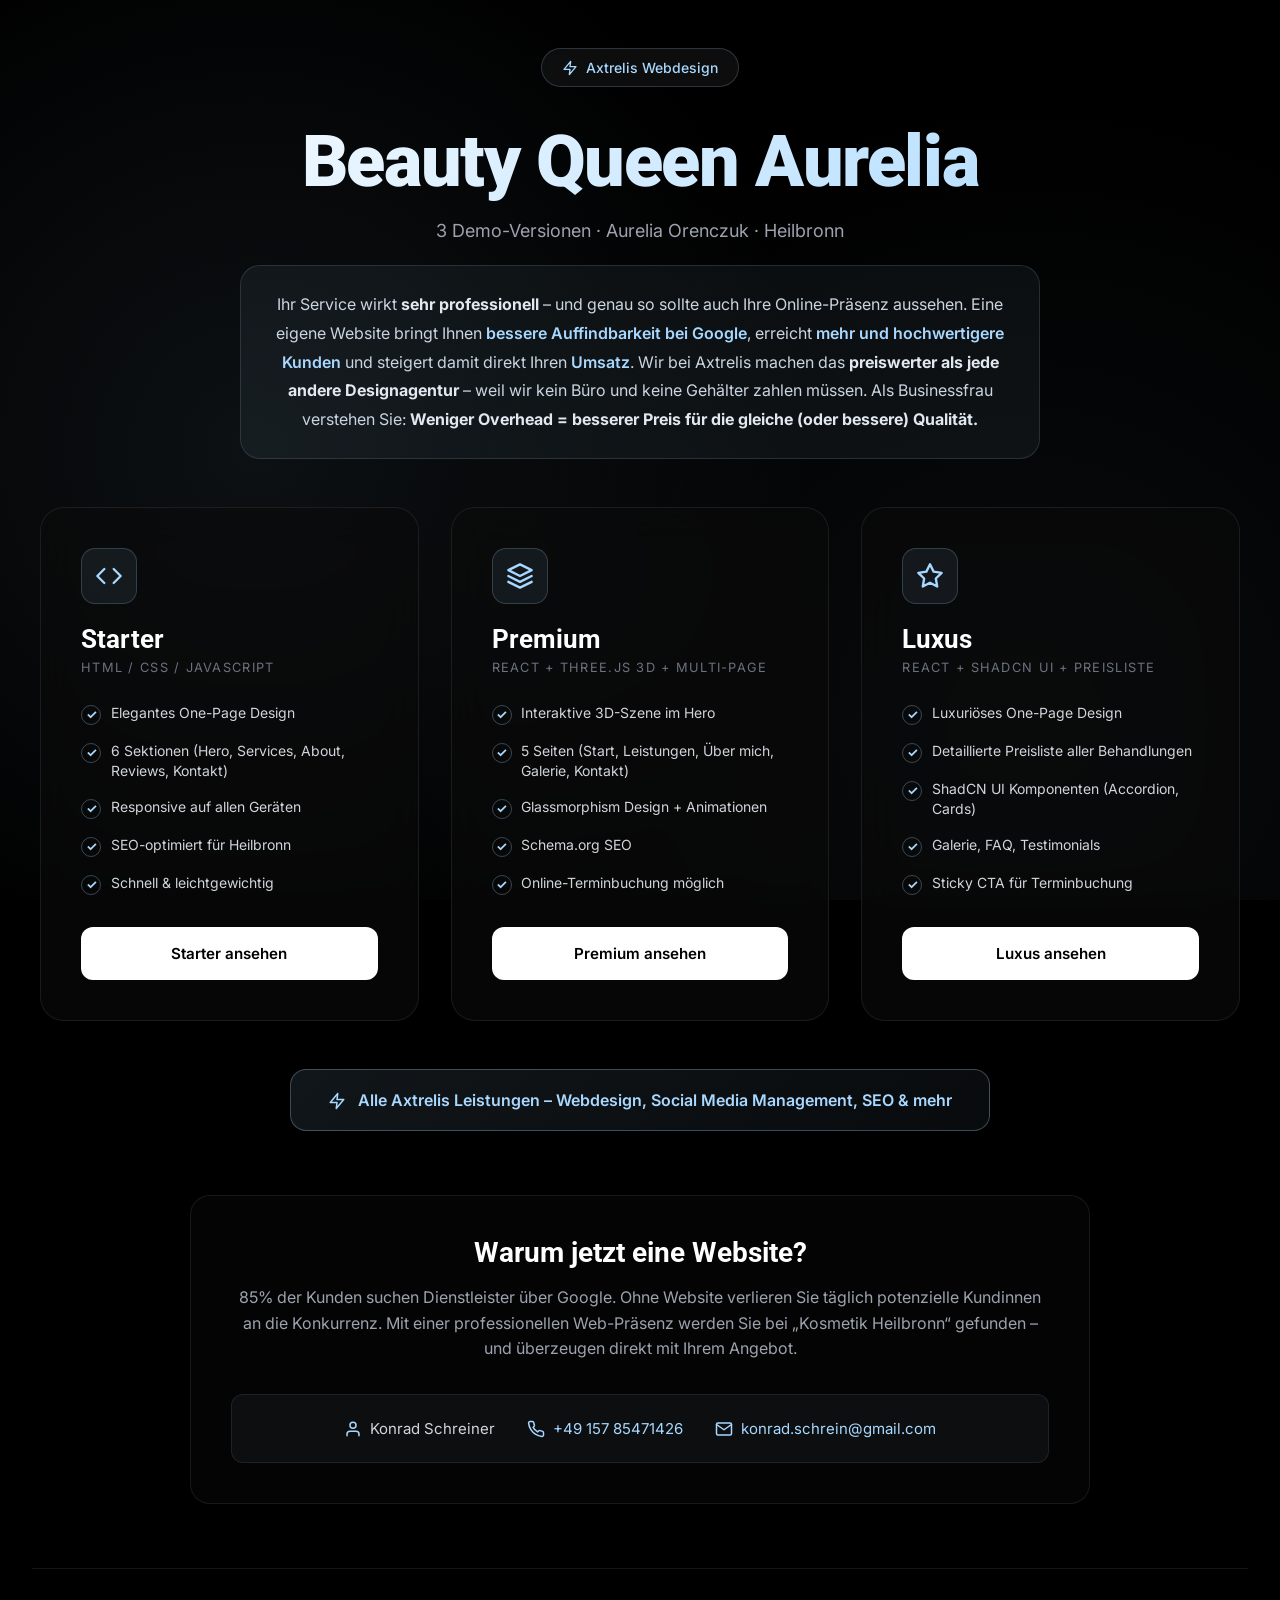
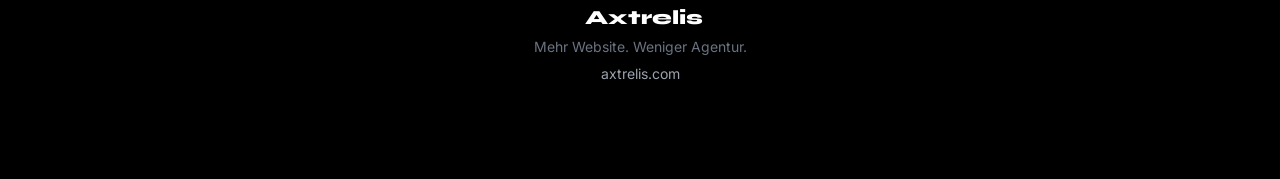
<file: index.html>
<!DOCTYPE html>
<html lang="de">
<head>
<meta charset="UTF-8">
<meta name="viewport" content="width=device-width, initial-scale=1.0">
<title>Beauty Queen Aurelia Orenczuk - Demo | Axtrelis Webdesign</title>
<link rel="preconnect" href="https://fonts.googleapis.com">
<link rel="preconnect" href="https://fonts.gstatic.com" crossorigin>
<link href="https://fonts.googleapis.com/css2?family=Roboto:wght@300;400;500;700;900&family=Syne:wght@700;800&family=Inter:wght@400;500;600&display=swap" rel="stylesheet">
<style>
*{margin:0;padding:0;box-sizing:border-box}
body{font-family:Inter,sans-serif;background:#000;color:#fff;min-height:100vh;overflow-x:hidden}
body::before{content:"";position:fixed;top:0;left:0;width:100%;height:100%;background:radial-gradient(circle at 20% 50%,rgba(168,216,255,.08) 0%,transparent 50%),radial-gradient(circle at 80% 80%,rgba(168,216,255,.05) 0%,transparent 50%);pointer-events:none;z-index:0}
@keyframes fadeInUp{from{opacity:0;transform:translateY(20px)}to{opacity:1;transform:translateY(0)}}
.container{position:relative;z-index:1;max-width:1400px;margin:0 auto;padding:3rem 2rem}
.axtrelis-badge{display:inline-flex;align-items:center;gap:.5rem;padding:.625rem 1.25rem;background:rgba(255,255,255,.05);border:1px solid rgba(168,216,255,.2);border-radius:100px;font-size:.875rem;font-weight:500;color:#a8d8ff;margin-bottom:2rem;backdrop-filter:blur(10px);transition:all .3s ease;text-decoration:none}
.axtrelis-badge:hover{border-color:#a8d8ff;box-shadow:0 0 20px rgba(168,216,255,.3);transform:translateY(-2px)}
.axtrelis-badge svg{width:16px;height:16px}
header{text-align:center;margin-bottom:3rem}
h1{font-family:Roboto,sans-serif;font-size:clamp(2.5rem,6vw,4.5rem);font-weight:900;margin-bottom:1rem;letter-spacing:-.02em;background:linear-gradient(135deg,#fff 0%,#a8d8ff 100%);-webkit-background-clip:text;-webkit-text-fill-color:transparent;background-clip:text;animation:fadeInUp .8s ease}
.subtitle{font-size:1.125rem;color:#9ca3af;margin-bottom:.75rem;animation:fadeInUp .8s ease .2s backwards}
.pitch{max-width:800px;margin:1.5rem auto 0;padding:1.5rem 2rem;background:rgba(168,216,255,.06);border:1px solid rgba(168,216,255,.15);border-radius:20px;font-size:1rem;line-height:1.8;color:#cbd5e1;animation:fadeInUp .8s ease .4s backwards}
.pitch strong{color:#e2e8f0}
.pitch .highlight{color:#a8d8ff;font-weight:600}
.versions{display:grid;grid-template-columns:repeat(auto-fit,minmax(300px,1fr));max-width:1200px;margin:3rem auto;gap:2rem}
.version-card{background:rgba(10,10,10,.6);border:1px solid rgba(255,255,255,.08);border-radius:24px;padding:2.5rem;backdrop-filter:blur(20px);transition:all .4s ease;animation:fadeInUp .8s ease .6s backwards}
.version-card:nth-child(2){animation-delay:.75s}
.version-card:nth-child(3){animation-delay:.9s}
.version-card:hover{transform:translateY(-8px);border-color:rgba(168,216,255,.3);box-shadow:0 20px 60px rgba(168,216,255,.15)}
.version-icon{width:56px;height:56px;display:flex;align-items:center;justify-content:center;background:rgba(168,216,255,.08);border:1px solid rgba(168,216,255,.2);border-radius:14px;margin-bottom:1.25rem}
.version-card:hover .version-icon{background:rgba(168,216,255,.15);border-color:#a8d8ff;transform:scale(1.1)}
.version-icon svg{width:28px;height:28px;stroke:#a8d8ff}
.version-title{font-family:Roboto,sans-serif;font-size:1.6rem;font-weight:700;margin-bottom:.4rem}
.version-subtitle{font-size:.8rem;color:#6b7280;margin-bottom:1.25rem;text-transform:uppercase;letter-spacing:.1em}
.version-price{font-family:Roboto,sans-serif;font-size:2.5rem;font-weight:900;color:#a8d8ff;margin-bottom:1.25rem}
.features{list-style:none;margin-bottom:1.5rem}
.features li{padding:.5rem 0;color:#d1d5db;display:flex;align-items:start;gap:.6rem;font-size:.875rem;line-height:1.4}
.features li::before{content:"\2713";display:flex;align-items:center;justify-content:center;min-width:18px;height:18px;color:#a8d8ff;font-weight:700;font-size:.8rem;border:1px solid rgba(168,216,255,.3);border-radius:50%;margin-top:2px}
.cta-button{display:block;width:100%;padding:1rem 2rem;background:#fff;color:#000;text-align:center;text-decoration:none;border-radius:12px;font-weight:600;font-size:.95rem;transition:all .3s ease;border:1px solid transparent}
.cta-button:hover{transform:scale(1.02);box-shadow:0 8px 30px rgba(255,255,255,.2);border-color:#a8d8ff}
.services-cta{display:block;width:100%;max-width:700px;margin:2.5rem auto 0;padding:1.25rem 2rem;background:linear-gradient(135deg,rgba(168,216,255,.1) 0%,rgba(168,216,255,.05) 100%);border:1px solid rgba(168,216,255,.3);border-radius:16px;color:#a8d8ff;font-size:1rem;font-weight:600;text-align:center;text-decoration:none;transition:all .3s ease;animation:fadeInUp .8s ease 1s backwards}
.services-cta:hover{border-color:#a8d8ff;background:rgba(168,216,255,.15);box-shadow:0 0 40px rgba(168,216,255,.15);transform:translateY(-3px)}
.services-cta svg{display:inline;vertical-align:middle;width:18px;height:18px;margin-right:.5rem}
.info-section{max-width:900px;margin:4rem auto 3rem;padding:2.5rem;background:rgba(10,10,10,.4);border:1px solid rgba(255,255,255,.08);border-radius:20px;backdrop-filter:blur(20px);text-align:center;animation:fadeInUp 1s ease 1.2s backwards}
.info-section h2{font-family:Roboto,sans-serif;font-size:1.75rem;font-weight:700;margin-bottom:1rem}
.info-section p{color:#9ca3af;line-height:1.6;margin-bottom:2rem}
.contact-info{display:flex;justify-content:center;gap:2rem;flex-wrap:wrap;padding:1.5rem;background:rgba(168,216,255,.05);border:1px solid rgba(168,216,255,.1);border-radius:12px}
.contact-item{display:flex;align-items:center;gap:.5rem;color:#d1d5db;font-size:.9375rem}
.contact-item svg{width:18px;height:18px;color:#a8d8ff}
.contact-item a{color:#a8d8ff;text-decoration:none}
.contact-item a:hover{color:#fff}
footer{text-align:center;margin-top:4rem;padding:2rem 0 3rem;border-top:1px solid rgba(255,255,255,.08)}
.axtrelis-logo{display:inline-flex;align-items:center;gap:.5rem;font-family:Syne,sans-serif;font-size:1.25rem;font-weight:800;color:#fff;margin-bottom:.5rem}
.footer-tagline{font-size:.875rem;color:#6b7280;margin-bottom:.5rem}
.footer-link{font-size:.875rem;color:#9ca3af;text-decoration:none}
.footer-link:hover{color:#a8d8ff}
@media(max-width:768px){.container{padding:2rem 1.5rem}h1{font-size:2.5rem}.versions{grid-template-columns:1fr}.contact-info{flex-direction:column;gap:1rem}}
</style>
</head>
<body>
<div class="container">
    <header>
        <a href="https://axtrelis.com" class="axtrelis-badge" target="_blank" rel="noopener">
            <svg xmlns="http://www.w3.org/2000/svg" viewBox="0 0 24 24" fill="none" stroke="currentColor" stroke-width="2" stroke-linecap="round" stroke-linejoin="round"><polygon points="13 2 3 14 12 14 11 22 21 10 12 10 13 2"></polygon></svg>
            Axtrelis Webdesign
        </a>
        <h1>Beauty Queen Aurelia</h1>
        <p class="subtitle">3 Demo-Versionen &middot; Aurelia Orenczuk &middot; Heilbronn</p>
        <div class="pitch">
            Ihr Service wirkt <strong>sehr professionell</strong> &ndash; und genau so sollte auch Ihre Online-Präsenz aussehen. Eine eigene Website bringt Ihnen <span class="highlight">bessere Auffindbarkeit bei Google</span>, erreicht <span class="highlight">mehr und hochwertigere Kunden</span> und steigert damit direkt Ihren <span class="highlight">Umsatz</span>. Wir bei Axtrelis machen das <strong>preiswerter als jede andere Designagentur</strong> &ndash; weil wir kein Büro und keine Gehälter zahlen müssen. Als Businessfrau verstehen Sie: <strong>Weniger Overhead = besserer Preis für die gleiche (oder bessere) Qualität.</strong>
        </div>
    </header>

    <main>
        <div class="versions">
            <!-- V1: Budget -->
            <div class="version-card">
                <div class="version-icon">
                    <svg xmlns="http://www.w3.org/2000/svg" viewBox="0 0 24 24" fill="none" stroke="currentColor" stroke-width="2" stroke-linecap="round" stroke-linejoin="round"><polyline points="16 18 22 12 16 6"></polyline><polyline points="8 6 2 12 8 18"></polyline></svg>
                </div>
                <h2 class="version-title">Starter</h2>
                <p class="version-subtitle">HTML / CSS / JavaScript</p>
                <!-- Preis auf Anfrage -->
                <ul class="features">
                    <li>Elegantes One-Page Design</li>
                    <li>6 Sektionen (Hero, Services, About, Reviews, Kontakt)</li>
                    <li>Responsive auf allen Geräten</li>
                    <li>SEO-optimiert für Heilbronn</li>
                    <li>Schnell &amp; leichtgewichtig</li>
                </ul>
                <a href="./v1/" class="cta-button">Starter ansehen</a>
            </div>

            <!-- V2: Premium Multi-Page -->
            <div class="version-card">
                <div class="version-icon">
                    <svg xmlns="http://www.w3.org/2000/svg" viewBox="0 0 24 24" fill="none" stroke="currentColor" stroke-width="2" stroke-linecap="round" stroke-linejoin="round"><path d="M12 2L2 7l10 5 10-5-10-5zM2 17l10 5 10-5M2 12l10 5 10-5"></path></svg>
                </div>
                <h2 class="version-title">Premium</h2>
                <p class="version-subtitle">React + Three.js 3D + Multi-Page</p>
                <!-- Preis auf Anfrage -->
                <ul class="features">
                    <li>Interaktive 3D-Szene im Hero</li>
                    <li>5 Seiten (Start, Leistungen, Über mich, Galerie, Kontakt)</li>
                    <li>Glassmorphism Design + Animationen</li>
                    <li>Schema.org SEO</li>
                    <li>Online-Terminbuchung möglich</li>
                </ul>
                <a href="./v2/" class="cta-button">Premium ansehen</a>
            </div>

            <!-- V3: Luxus One-Page -->
            <div class="version-card">
                <div class="version-icon">
                    <svg xmlns="http://www.w3.org/2000/svg" viewBox="0 0 24 24" fill="none" stroke="currentColor" stroke-width="2" stroke-linecap="round" stroke-linejoin="round"><polygon points="12 2 15.09 8.26 22 9.27 17 14.14 18.18 21.02 12 17.77 5.82 21.02 7 14.14 2 9.27 8.91 8.26 12 2"></polygon></svg>
                </div>
                <h2 class="version-title">Luxus</h2>
                <p class="version-subtitle">React + ShadCN UI + Preisliste</p>
                <!-- Preis auf Anfrage -->
                <ul class="features">
                    <li>Luxuriöses One-Page Design</li>
                    <li>Detaillierte Preisliste aller Behandlungen</li>
                    <li>ShadCN UI Komponenten (Accordion, Cards)</li>
                    <li>Galerie, FAQ, Testimonials</li>
                    <li>Sticky CTA für Terminbuchung</li>
                </ul>
                <a href="./v3/" class="cta-button">Luxus ansehen</a>
            </div>
        </div>

        <a href="https://www.axtrelis.com/leistungen" target="_blank" rel="noopener" class="services-cta">
            <svg xmlns="http://www.w3.org/2000/svg" viewBox="0 0 24 24" fill="none" stroke="currentColor" stroke-width="2" stroke-linecap="round" stroke-linejoin="round"><polygon points="13 2 3 14 12 14 11 22 21 10 12 10 13 2"></polygon></svg>
            Alle Axtrelis Leistungen &ndash; Webdesign, Social Media Management, SEO &amp; mehr
        </a>
    </main>

    <section class="info-section">
        <h2>Warum jetzt eine Website?</h2>
        <p>85% der Kunden suchen Dienstleister über Google. Ohne Website verlieren Sie täglich potenzielle Kundinnen an die Konkurrenz. Mit einer professionellen Web-Präsenz werden Sie bei &bdquo;Kosmetik Heilbronn&ldquo; gefunden &ndash; und überzeugen direkt mit Ihrem Angebot.</p>
        <div class="contact-info">
            <div class="contact-item">
                <svg xmlns="http://www.w3.org/2000/svg" viewBox="0 0 24 24" fill="none" stroke="currentColor" stroke-width="2" stroke-linecap="round" stroke-linejoin="round"><path d="M20 21v-2a4 4 0 0 0-4-4H8a4 4 0 0 0-4 4v2"></path><circle cx="12" cy="7" r="4"></circle></svg>
                Konrad Schreiner
            </div>
            <div class="contact-item">
                <svg xmlns="http://www.w3.org/2000/svg" viewBox="0 0 24 24" fill="none" stroke="currentColor" stroke-width="2" stroke-linecap="round" stroke-linejoin="round"><path d="M22 16.92v3a2 2 0 0 1-2.18 2 19.79 19.79 0 0 1-8.63-3.07 19.5 19.5 0 0 1-6-6 19.79 19.79 0 0 1-3.07-8.67A2 2 0 0 1 4.11 2h3a2 2 0 0 1 2 1.72 12.84 12.84 0 0 0 .7 2.81 2 2 0 0 1-.45 2.11L8.09 9.91a16 16 0 0 0 6 6l1.27-1.27a2 2 0 0 1 2.11-.45 12.84 12.84 0 0 0 2.81.7A2 2 0 0 1 22 16.92z"></path></svg>
                <a href="tel:+4915785471426">+49 157 85471426</a>
            </div>
            <div class="contact-item">
                <svg xmlns="http://www.w3.org/2000/svg" viewBox="0 0 24 24" fill="none" stroke="currentColor" stroke-width="2" stroke-linecap="round" stroke-linejoin="round"><path d="M4 4h16c1.1 0 2 .9 2 2v12c0 1.1-.9 2-2 2H4c-1.1 0-2-.9-2-2V6c0-1.1.9-2 2-2z"></path><polyline points="22,6 12,13 2,6"></polyline></svg>
                <a href="mailto:konrad.schrein@gmail.com">konrad.schrein@gmail.com</a>
            </div>
        </div>
    </section>

    <footer>
        <div class="axtrelis-logo">
            <svg xmlns="http://www.w3.org/2000/svg" viewBox="0 0 24 24" fill="none" stroke="currentColor" stroke-width="2" stroke-linecap="round" stroke-linejoin="round"><polygon points="13 2 3 14 12 14 11 22 21 10 12 10 13 2"></polygon></svg>
            Axtrelis
        </div>
        <p class="footer-tagline">Mehr Website. Weniger Agentur.</p>
        <a href="https://axtrelis.com" target="_blank" rel="noopener" class="footer-link">axtrelis.com</a>
    </footer>
</div>
</body>
</html>
</file>
